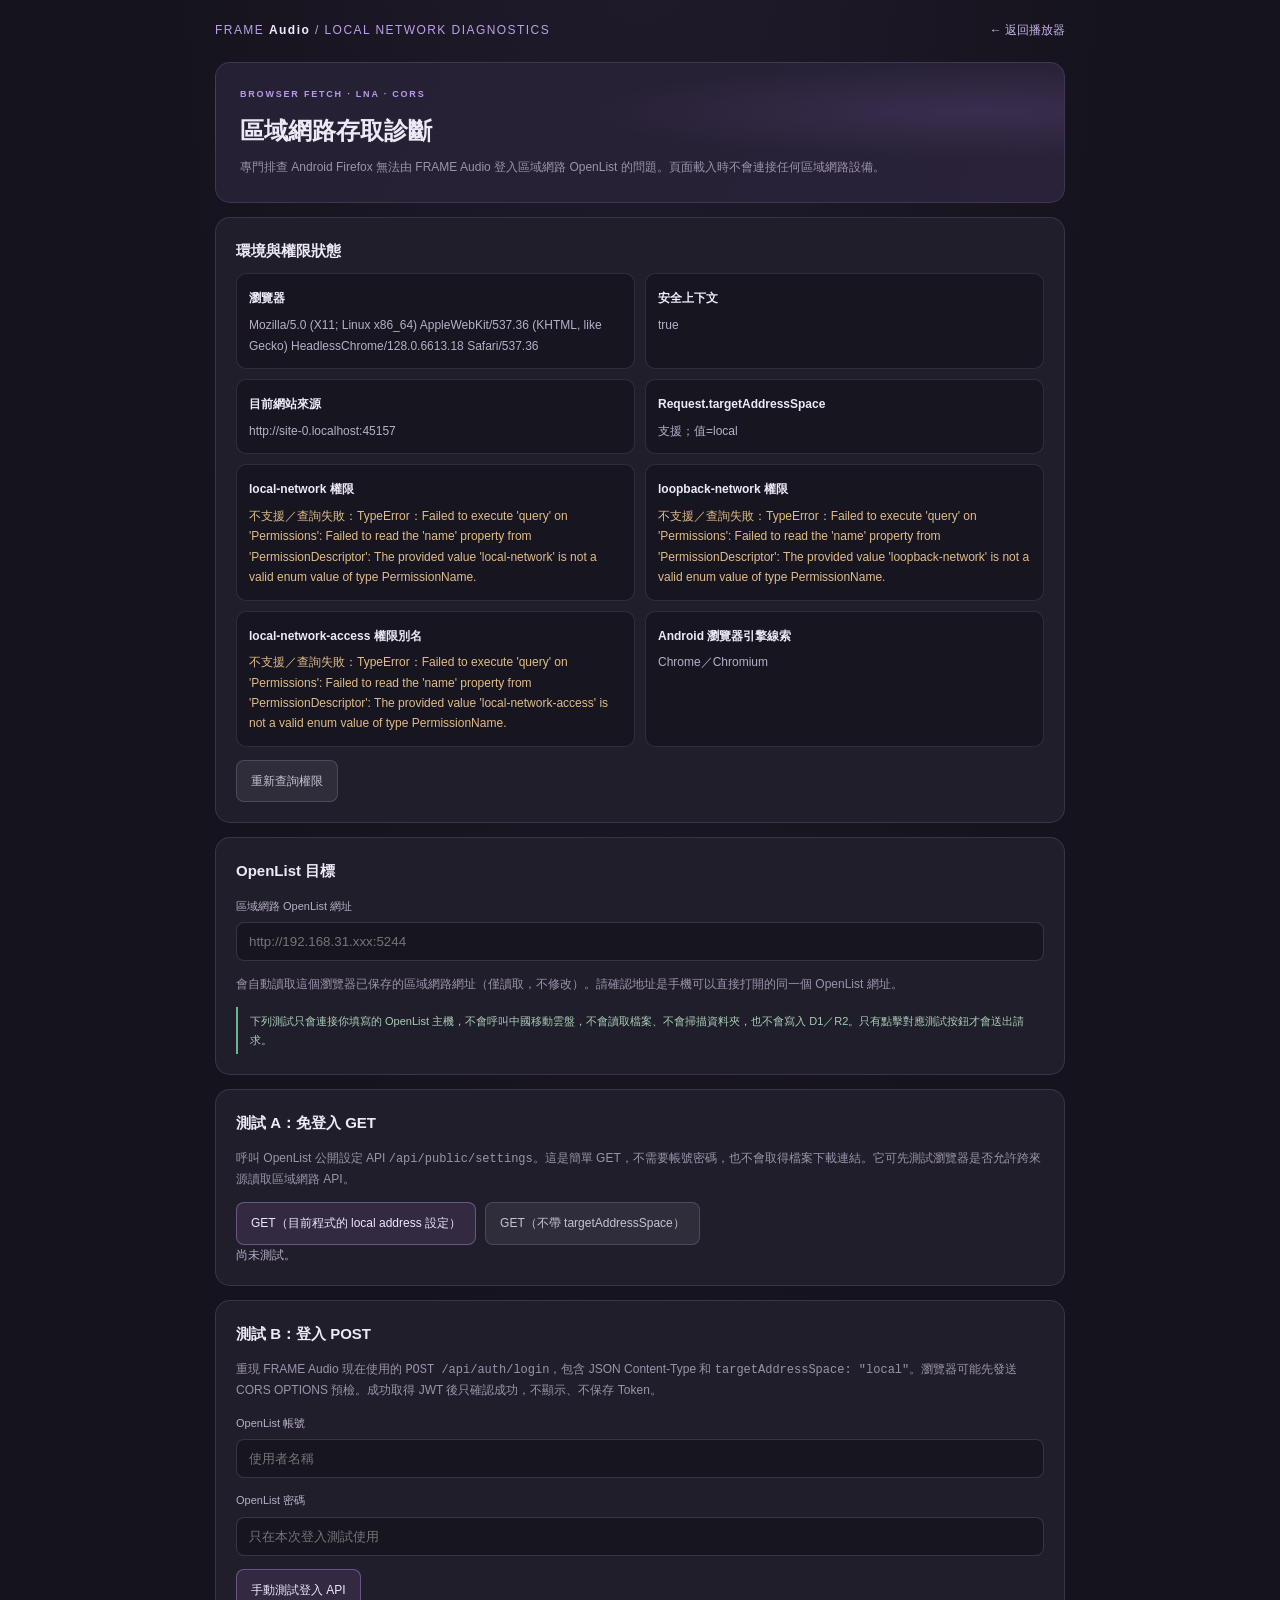
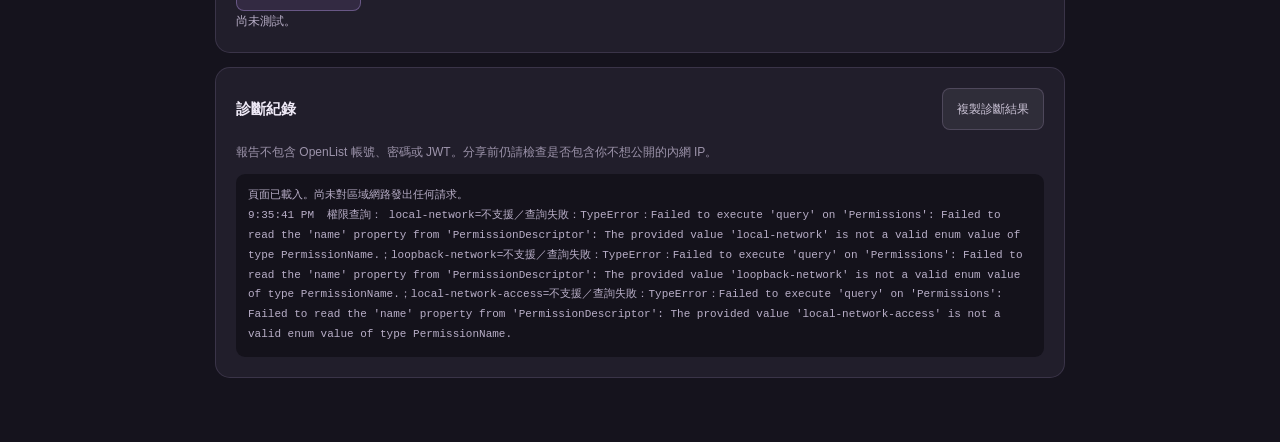
<file: pages/lan-access-diagnostic.html>
<!doctype html>
<html lang="zh-Hant">
<head>
<meta charset="utf-8">
<meta name="viewport" content="width=device-width,initial-scale=1">
<meta name="theme-color" content="#15131d">
<title>FRAME Audio｜區域網路存取診斷</title>
<style>
:root{color-scheme:dark;background:#15131d;color:#eee9f6;font:14px/1.7 -apple-system,BlinkMacSystemFont,"Segoe UI","Noto Sans TC",sans-serif;--line:#cbb2ee25;--muted:#9c93aa;--accent:#c5a8ef}
*{box-sizing:border-box}body{margin:0;padding:20px 14px 52px;background:radial-gradient(ellipse at 50% -20%,#815da51d,transparent 55%),#15131d;color:#eee9f6}.wrap{max-width:850px;margin:auto}
.top{display:flex;justify-content:space-between;align-items:center;gap:12px;margin-bottom:22px}.brand{letter-spacing:.12em;font-size:12px;color:#bda0e8}.brand b{color:#f1eaff}.back{color:#c7b3e4;text-decoration:none;font-size:12px}
.hero,.card{border:1px solid var(--line);border-radius:15px;background:#211e2b;padding:20px;margin:14px 0}.hero{padding:24px;background:radial-gradient(ellipse at 90% 35%,#805ba833,transparent 36%),linear-gradient(115deg,#252033,#292239)}
.eyebrow{font-size:9px;letter-spacing:.2em;color:#b99ae8;font-weight:700}.hero h1{margin:8px 0 6px;font-size:24px}.sub,.note{color:var(--muted);font-size:12px}
.row{display:flex;align-items:center;justify-content:space-between;gap:12px}.status{font-size:12px;color:#b9afc8;overflow-wrap:anywhere}.ok{color:#9fd1ac}.warn{color:#e0bd88}.err{color:#eea5a5}
.field{display:grid;gap:7px;margin:13px 0}.field label{font-size:11px;color:#b9afc8}.field input{width:100%;border:1px solid #c7b3df30;border-radius:8px;padding:11px 12px;background:#171520;color:#f3eff9;font:13px inherit;outline:none}.field input:focus{border-color:#b99ae8aa}
.actions{display:flex;gap:9px;flex-wrap:wrap;margin-top:13px}.btn{border:1px solid #b99ae866;border-radius:8px;padding:10px 14px;color:#eee5ff;background:#8c68b52c;cursor:pointer;font:inherit;font-size:12px}.btn.secondary{border-color:#c7b3df33;background:#fff1;color:#c9c1d4}.btn:disabled{opacity:.45;cursor:not-allowed}
.grid{display:grid;grid-template-columns:repeat(2,minmax(0,1fr));gap:10px}.tile{border:1px solid #c7b3df25;border-radius:10px;padding:12px;background:#171520;min-width:0}.tile strong{font-size:12px}.tile .status{margin-top:5px}
.notice{border-left:2px solid #6bb58b;padding:5px 0 5px 12px;color:#a9cdb5;font-size:11px}.notice.warnline{border-color:#c99b5a;color:#cbbda6}
.console{white-space:pre-wrap;overflow-wrap:anywhere;background:#14121b;border-radius:9px;padding:12px;color:#b9afc8;font:11px/1.8 ui-monospace,Menlo,monospace;min-height:75px;max-height:360px;overflow:auto}
a{color:#c7b3e4}
@media(max-width:620px){body{padding:13px 11px 36px}.grid{grid-template-columns:1fr}.hero{padding:20px}.hero h1{font-size:21px}.card{padding:15px}.top{margin-bottom:15px}}
</style>
</head>
<body>
<div class="wrap">
  <div class="top"><div class="brand">FRAME <b>Audio</b> / LOCAL NETWORK DIAGNOSTICS</div><a class="back" href="/">← 返回播放器</a></div>
  <section class="hero">
    <div class="eyebrow">BROWSER FETCH · LNA · CORS</div>
    <h1>區域網路存取診斷</h1>
    <div class="sub">專門排查 Android Firefox 無法由 FRAME Audio 登入區域網路 OpenList 的問題。頁面載入時不會連接任何區域網路設備。</div>
  </section>

  <section class="card">
    <h2 style="font-size:15px;margin:0 0 10px">環境與權限狀態</h2>
    <div class="grid">
      <div class="tile"><strong>瀏覽器</strong><div class="status" id="ua">讀取中</div></div>
      <div class="tile"><strong>安全上下文</strong><div class="status" id="secure">讀取中</div></div>
      <div class="tile"><strong>目前網站來源</strong><div class="status" id="origin">讀取中</div></div>
      <div class="tile"><strong>Request.targetAddressSpace</strong><div class="status" id="target-option">讀取中</div></div>
      <div class="tile"><strong>local-network 權限</strong><div class="status" id="perm-local">查詢中</div></div>
      <div class="tile"><strong>loopback-network 權限</strong><div class="status" id="perm-loopback">查詢中</div></div>
      <div class="tile"><strong>local-network-access 權限別名</strong><div class="status" id="perm-alias">查詢中</div></div>
      <div class="tile"><strong>Android 瀏覽器引擎線索</strong><div class="status" id="engine">讀取中</div></div>
    </div>
    <div class="actions"><button class="btn secondary" id="refresh-permissions" type="button">重新查詢權限</button></div>
  </section>

  <section class="card">
    <h2 style="font-size:15px;margin:0 0 8px">OpenList 目標</h2>
    <div class="field"><label for="base-url">區域網路 OpenList 網址</label><input id="base-url" type="url" autocomplete="off" spellcheck="false" placeholder="http://192.168.31.xxx:5244"></div>
    <p class="note">會自動讀取這個瀏覽器已保存的區域網路網址（僅讀取，不修改）。請確認地址是手機可以直接打開的同一個 OpenList 網址。</p>
    <div class="notice">下列測試只會連接你填寫的 OpenList 主機，不會呼叫中國移動雲盤，不會讀取檔案、不會掃描資料夾，也不會寫入 D1／R2。只有點擊對應測試按鈕才會送出請求。</div>
  </section>

  <section class="card">
    <h2 style="font-size:15px;margin:0 0 8px">測試 A：免登入 GET</h2>
    <p class="note">呼叫 OpenList 公開設定 API <code>/api/public/settings</code>。這是簡單 GET，不需要帳號密碼，也不會取得檔案下載連結。它可先測試瀏覽器是否允許跨來源讀取區域網路 API。</p>
    <div class="actions">
      <button class="btn" id="get-with-target" type="button">GET（目前程式的 local address 設定）</button>
      <button class="btn secondary" id="get-without-target" type="button">GET（不帶 targetAddressSpace）</button>
    </div>
    <div class="status" id="get-result">尚未測試。</div>
  </section>

  <section class="card">
    <h2 style="font-size:15px;margin:0 0 8px">測試 B：登入 POST</h2>
    <p class="note">重現 FRAME Audio 現在使用的 <code>POST /api/auth/login</code>，包含 JSON Content-Type 和 <code>targetAddressSpace: "local"</code>。瀏覽器可能先發送 CORS OPTIONS 預檢。成功取得 JWT 後只確認成功，不顯示、不保存 Token。</p>
    <div class="field"><label for="username">OpenList 帳號</label><input id="username" autocomplete="username" spellcheck="false" placeholder="使用者名稱"></div>
    <div class="field"><label for="password">OpenList 密碼</label><input id="password" type="password" autocomplete="current-password" placeholder="只在本次登入測試使用"></div>
    <div class="actions"><button class="btn" id="login-test" type="button">手動測試登入 API</button></div>
    <div class="status" id="login-result">尚未測試。</div>
  </section>

  <section class="card">
    <div class="row"><h2 style="font-size:15px;margin:0">診斷紀錄</h2><button class="btn secondary" id="copy-report" type="button">複製診斷結果</button></div>
    <p class="note">報告不包含 OpenList 帳號、密碼或 JWT。分享前仍請檢查是否包含你不想公開的內網 IP。</p>
    <div id="log" class="console">頁面已載入。尚未對區域網路發出任何請求。</div>
  </section>
</div>
<script>
(() => {
  "use strict";
  const $ = id => document.getElementById(id);
  const LOCAL_KEY = "frame-audio-local-openlist-profile-v1";
  const report = [];
  const started = new Date().toISOString();
  const setStatus = (id, value, tone="") => { const node=$(id); node.textContent=value; node.className="status "+tone; };
  const log = (label, detail) => {
    const line = new Date().toLocaleTimeString()+"  "+label+"： "+detail;
    report.push(line);
    $("log").textContent += "\n"+line;
    $("log").scrollTop=$("log").scrollHeight;
  };
  const getBase = () => {
    const raw=$("base-url").value.trim();
    let url;
    try { url=new URL(raw); } catch { throw new Error("請輸入有效的 OpenList 網址。"); }
    if(!["http:","https:"].includes(url.protocol)||url.username||url.password||url.search||url.hash) {
      throw new Error("網址必須是純 HTTP／HTTPS 來源，不可包含帳密、查詢參數或片段。");
    }
    return url.origin+url.pathname.replace(/\/+$/,"");
  };
  const endpoint = (base,path) => new URL(path.replace(/^\/+/, ""),base.replace(/\/+$/,"")+"/").href;
  const targetOptions = () => ({ targetAddressSpace:"local" });
  async function queryPermission(name) {
    if(!navigator.permissions?.query) return "Permissions API 不支援";
    try {
      const result=await navigator.permissions.query({name});
      return result.state;
    } catch(error) {
      return "不支援／查詢失敗："+(error.name||"Error")+"："+(error.message||"");
    }
  }
  async function refreshPermissions() {
    setStatus("perm-local","查詢中");
    setStatus("perm-loopback","查詢中");
    setStatus("perm-alias","查詢中");
    const names=["local-network","loopback-network","local-network-access"];
    const results=await Promise.all(names.map(queryPermission));
    setStatus("perm-local",results[0],results[0]==="granted"?"ok":results[0]==="denied"?"err":"warn");
    setStatus("perm-loopback",results[1],results[1]==="granted"?"ok":results[1]==="denied"?"err":"warn");
    setStatus("perm-alias",results[2],results[2]==="granted"?"ok":results[2]==="denied"?"err":"warn");
    log("權限查詢",names.map((n,i)=>n+"="+results[i]).join("；"));
  }
  async function runGet(withTarget) {
    let base;
    try { base=getBase(); }
    catch(error) { setStatus("get-result",error.message,"err");return; }
    const url=endpoint(base,"api/public/settings");
    setStatus("get-result","請求中…");
    log("GET 開始",(new URL(base)).host+"；targetAddressSpace="+(withTarget?"local":"未設定"));
    const controller=new AbortController();
    const timeout=setTimeout(()=>controller.abort(),12000);
    try {
      const options={method:"GET",mode:"cors",credentials:"omit",redirect:"follow",cache:"no-store",signal:controller.signal};
      if(withTarget)Object.assign(options,targetOptions());
      const response=await fetch(url,options);
      const text=await response.text();
      let code="回應已收到";
      try { const payload=JSON.parse(text); if(typeof payload?.code==="number")code="API code "+payload.code; }
      catch {}
      const message="成功讀取 HTTP "+response.status+"；"+code+"；type="+response.type;
      setStatus("get-result",message,response.ok?"ok":"warn");
      log("GET 結果",message);
    } catch(error) {
      const message=(error.name||"Error")+"："+(error.message||String(error))+(error.name==="AbortError"?"（12 秒逾時）":"");
      setStatus("get-result",message,"err");
      log("GET 失敗",message);
    } finally { clearTimeout(timeout); }
    await refreshPermissions();
  }
  async function runLogin() {
    let base;
    try { base=getBase(); }
    catch(error) { setStatus("login-result",error.message,"err");return; }
    const username=$("username").value.trim();
    const password=$("password").value;
    if(!username||!password) { setStatus("login-result","請輸入帳號與密碼。尚未發出登入請求。","warn");return; }
    const url=endpoint(base,"api/auth/login");
    $("login-test").disabled=true;
    setStatus("login-result","登入請求中…");
    log("登入 POST 開始",(new URL(base)).host+"；密碼及回應 Token 不會寫入診斷紀錄");
    const controller=new AbortController();
    const timeout=setTimeout(()=>controller.abort(),20000);
    try {
      const response=await fetch(url,{
        method:"POST",mode:"cors",credentials:"omit",redirect:"error",cache:"no-store",
        headers:{"Content-Type":"application/json"},
        body:JSON.stringify({username,password}),
        signal:controller.signal,
        ...targetOptions()
      });
      let payload={};
      try { payload=await response.json(); }
      catch { throw new Error("HTTP "+response.status+"，但回應不是有效 JSON。"); }
      const ok=response.ok&&Number(payload?.code)===200&&Boolean(payload?.data?.token);
      const message=ok?"登入 API 成功（HTTP "+response.status+"）。JWT 未顯示、未保存，僅在本次測試結束後釋放。"
        :"登入 API 回應 HTTP "+response.status+"；API code "+String(payload?.code??"未知")+"；"+String(payload?.message||payload?.error||"沒有取得 Token。");
      setStatus("login-result",message,ok?"ok":"err");
      log("登入 POST 結果",message);
      payload=null;
    } catch(error) {
      const message=(error.name||"Error")+"："+(error.message||String(error))+(error.name==="AbortError"?"（20 秒逾時）":"");
      setStatus("login-result",message,"err");
      log("登入 POST 失敗",message);
    } finally {
      clearTimeout(timeout);
      $("password").value="";
      $("login-test").disabled=false;
      await refreshPermissions();
    }
  }
  $("ua").textContent=navigator.userAgent;
  $("secure").textContent=String(window.isSecureContext);
  $("origin").textContent=location.origin;
  try {
    const request=new Request(location.href,{targetAddressSpace:"local"});
    $("target-option").textContent=("targetAddressSpace" in request)?"支援；值="+String(request.targetAddressSpace):"未暴露此屬性（初始化參數可能被忽略）";
  } catch(error) { $("target-option").textContent="建立 Request 失敗："+error.name+"："+error.message; }
  const ua=navigator.userAgent;
  $("engine").textContent=/Firefox/i.test(ua)?"Firefox／Gecko":/Chrome|CriOS/i.test(ua)?"Chrome／Chromium":/DuckDuckGo/i.test(ua)?"DuckDuckGo（請以 UA 實際引擎為準）":/AppleWebKit/i.test(ua)?"WebKit／其他 Android 瀏覽器":"未能辨識";
  try {
    const saved=JSON.parse(localStorage.getItem(LOCAL_KEY)||"{}");
    if(saved.baseUrl)$("base-url").value=String(saved.baseUrl);
  } catch {}
  $("refresh-permissions").addEventListener("click",refreshPermissions);
  $("get-with-target").addEventListener("click",()=>runGet(true));
  $("get-without-target").addEventListener("click",()=>runGet(false));
  $("login-test").addEventListener("click",runLogin);
  $("copy-report").addEventListener("click",async()=>{
    const summary=[
      "FRAME Audio LAN diagnostics",
      "time="+started,
      "origin="+location.origin,
      "userAgent="+navigator.userAgent,
      "secureContext="+window.isSecureContext,
      "targetAddressSpace="+$("target-option").textContent,
      "openlistHost="+(()=>{try{return new URL(getBase()).host;}catch{return "invalid-or-empty";}})(),
      "permissions="+["local-network","loopback-network","local-network-access"].map(n=>n+":"+document.getElementById("perm-"+(n==="local-network"?"local":n==="loopback-network"?"loopback":"alias")).textContent).join("; "),
      ...report
    ].join("\n");
    try { await navigator.clipboard.writeText(summary); log("複製診斷結果","已複製；內容不包含帳號、密碼或 JWT。"); }
    catch { log("複製診斷結果","瀏覽器未允許剪貼簿，請手動複製上方紀錄。"); }
  });
  refreshPermissions();
})();
</script>
</body>
</html>
</file>
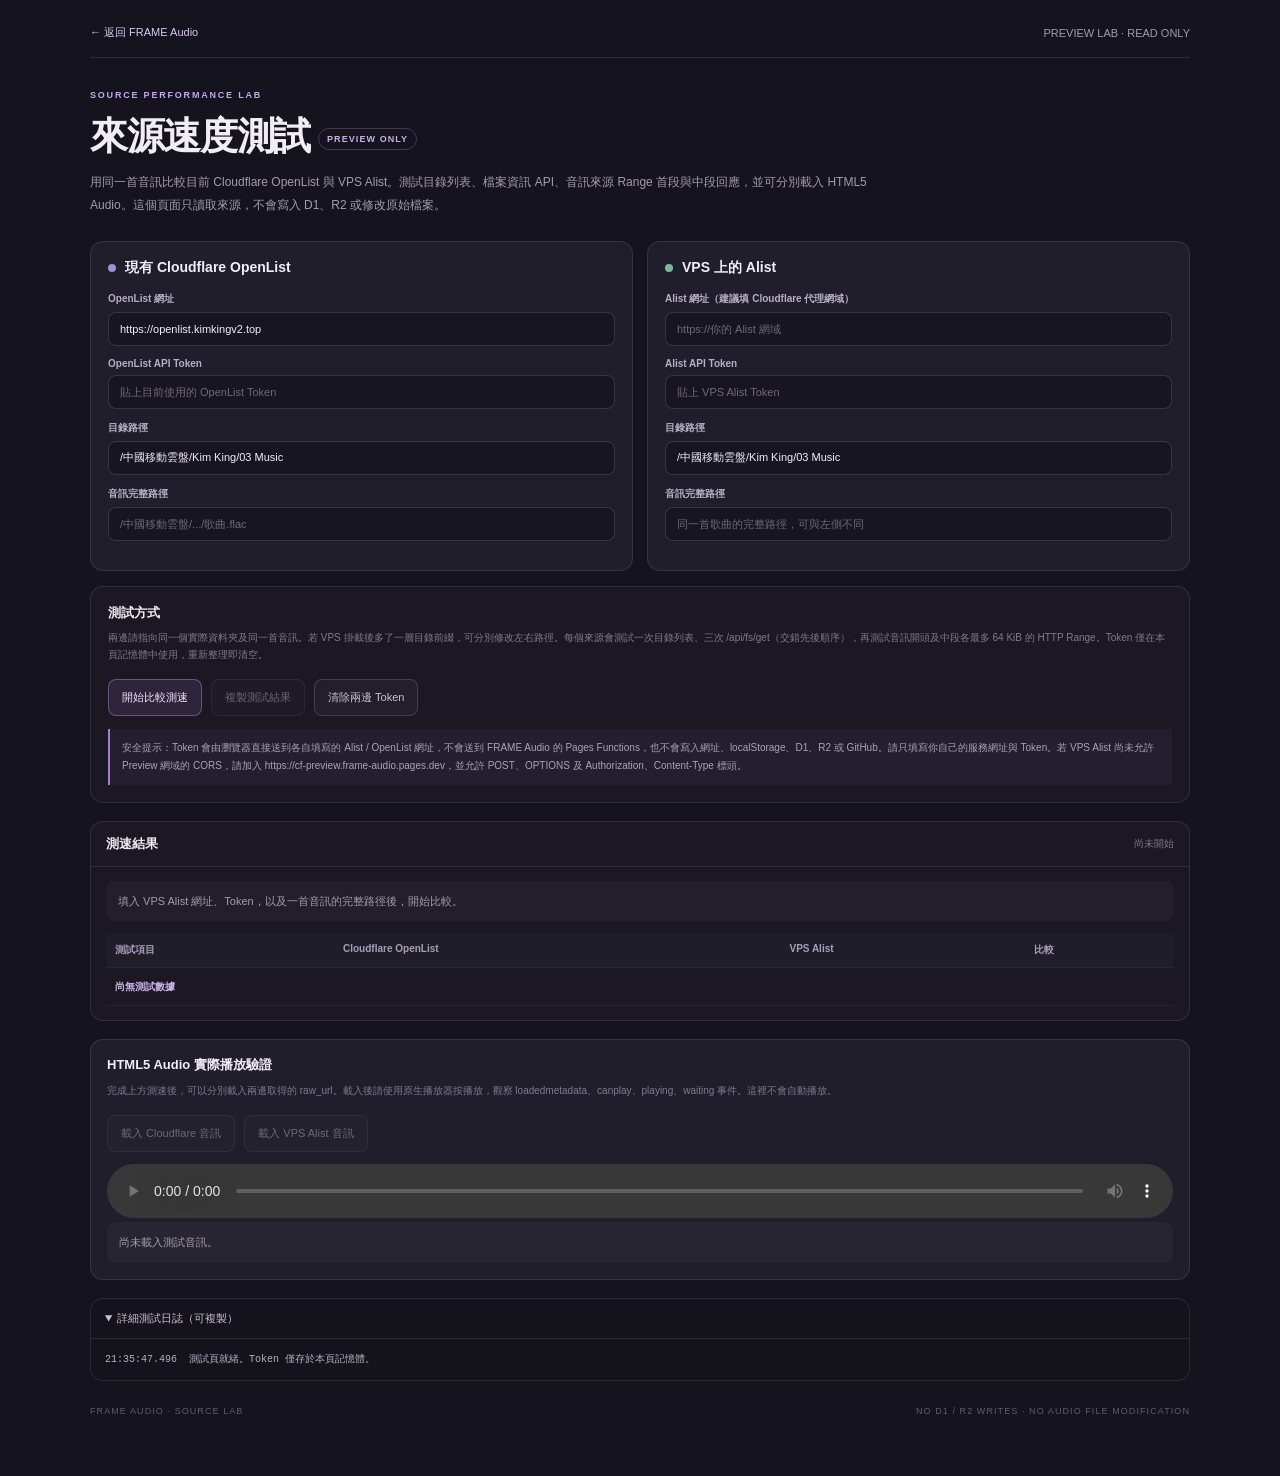
<file: pages/source-speed-test.html>
<!doctype html>
<html lang="zh-Hant">
<head>
<meta charset="utf-8">
<meta name="viewport" content="width=device-width,initial-scale=1">
<meta name="theme-color" content="#15131d">
<title>FRAME Audio · 來源速度測試</title>
<style>
:root{color-scheme:dark;--bg:#15131d;--panel:#211e2b;--line:rgba(208,190,238,.13);--text:#f0edf6;--muted:#a39bad;--accent:#c5a8ef;--good:#9fc9a9;--warn:#d8b987;--bad:#e39a9a;font-family:-apple-system,BlinkMacSystemFont,"Segoe UI","Noto Sans TC",sans-serif}
*{box-sizing:border-box}body{margin:0;min-height:100vh;background:var(--bg);color:var(--text)}button,input{font:inherit}button:focus-visible,input:focus-visible{outline:2px solid var(--accent);outline-offset:2px}
.wrap{width:min(1100px,calc(100% - 36px));margin:0 auto;padding:25px 0 60px}.top{display:flex;justify-content:space-between;align-items:center;gap:14px;padding:0 0 17px;border-bottom:1px solid var(--line);color:var(--muted);font-size:11px}.top a{color:#d9c7f1;text-decoration:none}.eyebrow{margin-top:32px;color:var(--accent);font-size:9px;font-weight:700;letter-spacing:.2em}.hero h1{margin:11px 0 9px;font-size:clamp(26px,4vw,38px);letter-spacing:-.035em}.hero p{max-width:780px;color:var(--muted);font-size:12px;line-height:1.9;margin:0}.tag{display:inline-block;margin-left:8px;padding:5px 8px;border:1px solid #b99ae844;border-radius:20px;color:#c8afea;font-size:9px;letter-spacing:.12em;vertical-align:middle}
.grid{display:grid;grid-template-columns:1fr 1fr;gap:14px;margin-top:24px}.card{min-width:0;border:1px solid var(--line);border-radius:13px;background:var(--panel);padding:17px}.card h2{display:flex;align-items:center;gap:9px;margin:0 0 15px;font-size:14px}.mark{width:8px;height:8px;border-radius:50%;background:#a88ad5}.mark.vps{background:#7db79b}.field{display:grid;gap:6px;margin:12px 0}.field label{color:#b7afc3;font-size:10px;font-weight:650}.field input{width:100%;min-width:0;border:1px solid #c7b3df30;border-radius:8px;padding:10px 11px;background:#171520;color:#f3eff9;font-size:11px}.field input::placeholder{color:#6f687b}.hint{color:#81798d;font-size:10px;line-height:1.7}.shared{margin-top:15px;border:1px solid var(--line);border-radius:13px;padding:17px;background:#1b1824}.shared h2{font-size:13px;margin:0 0 7px}.path-grid{display:grid;grid-template-columns:1fr 1fr;gap:12px}.actions{display:flex;flex-wrap:wrap;gap:9px;margin-top:16px}.btn{border:1px solid #b99ae866;border-radius:8px;padding:10px 13px;color:#eee5ff;background:#8c68b52c;font-size:11px;cursor:pointer}.btn:hover{background:#8c68b54a}.btn.secondary{border-color:#c7b3df33;background:#ffffff08;color:#c9c1d4}.btn:disabled{opacity:.45;cursor:not-allowed}.privacy{margin-top:13px;padding:10px 12px;border-left:2px solid #9f80cc;background:#9f80cc12;color:#aaa1b8;font-size:10px;line-height:1.8}
.results{margin-top:18px;border:1px solid var(--line);border-radius:13px;background:#1b1824;overflow:hidden}.results-head{display:flex;justify-content:space-between;align-items:center;gap:10px;padding:13px 15px;border-bottom:1px solid var(--line)}.results-head h2{font-size:13px;margin:0}.results-body{padding:14px 15px}.status{padding:11px 12px;border-radius:8px;background:#ffffff08;color:var(--muted);font-size:11px;line-height:1.7;white-space:pre-wrap}.status.ok{background:#4f8c6520;color:var(--good)}.status.error{background:#a8535320;color:var(--bad)}
.table-wrap{overflow-x:auto;margin-top:12px}table{width:100%;border-collapse:collapse;min-width:620px;font-size:10px}th,td{padding:10px 9px;border-bottom:1px solid #ffffff0c;text-align:left;vertical-align:top}th{color:#a89db8;font-weight:650;background:#ffffff05}td{color:#d9d2e4}td:first-child{color:#cbb5e8;font-weight:650}.good{color:var(--good)!important}.warn{color:var(--warn)!important}.bad{color:var(--bad)!important}
.audio-card{margin-top:18px;border:1px solid var(--line);border-radius:13px;background:var(--panel);padding:16px}.audio-card h2{font-size:13px;margin:0 0 8px}.audio-card audio{width:100%;margin-top:12px}.log{margin-top:18px;border:1px solid var(--line);border-radius:13px;background:#14121b;overflow:hidden}.log summary{padding:12px 14px;cursor:pointer;font-size:11px;color:#c9bfd7}.log pre{max-height:300px;overflow:auto;margin:0;padding:12px 14px;border-top:1px solid var(--line);white-space:pre-wrap;overflow-wrap:anywhere;font:10px/1.75 ui-monospace,SFMono-Regular,Menlo,monospace;color:#b9afc8}.foot{margin-top:25px;color:#625c6d;font-size:9px;letter-spacing:.12em;display:flex;justify-content:space-between}
@media(max-width:760px){.grid,.path-grid{grid-template-columns:1fr}.wrap{width:calc(100% - 26px);padding-top:15px}.top{font-size:10px}.card,.shared{padding:14px}.foot{flex-direction:column;gap:7px}}
</style>
</head>
<body>
<div class="wrap">
  <header class="top"><a href="/">← 返回 FRAME Audio</a><span>PREVIEW LAB · READ ONLY</span></header>
  <section class="hero">
    <div class="eyebrow">SOURCE PERFORMANCE LAB</div>
    <h1>來源速度測試<span class="tag">PREVIEW ONLY</span></h1>
    <p>用同一首音訊比較目前 Cloudflare OpenList 與 VPS Alist。測試目錄列表、檔案資訊 API、音訊來源 Range 首段與中段回應，並可分別載入 HTML5 Audio。這個頁面只讀取來源，不會寫入 D1、R2 或修改原始檔案。</p>
  </section>

  <section class="grid">
    <div class="card">
      <h2><span class="mark"></span>現有 Cloudflare OpenList</h2>
      <div class="field"><label for="cf-url">OpenList 網址</label><input id="cf-url" type="url" value="https://openlist.kimkingv2.top" autocomplete="url" spellcheck="false"></div>
      <div class="field"><label for="cf-token">OpenList API Token</label><input id="cf-token" type="password" placeholder="貼上目前使用的 OpenList Token" autocomplete="off" spellcheck="false"></div>
      <div class="field"><label for="cf-dir">目錄路徑</label><input id="cf-dir" type="text" value="/中國移動雲盤/Kim King/03 Music" spellcheck="false"></div>
      <div class="field"><label for="cf-file">音訊完整路徑</label><input id="cf-file" type="text" placeholder="/中國移動雲盤/.../歌曲.flac" spellcheck="false"></div>
    </div>
    <div class="card">
      <h2><span class="mark vps"></span>VPS 上的 Alist</h2>
      <div class="field"><label for="vps-url">Alist 網址（建議填 Cloudflare 代理網域）</label><input id="vps-url" type="url" placeholder="https://你的 Alist 網域" autocomplete="url" spellcheck="false"></div>
      <div class="field"><label for="vps-token">Alist API Token</label><input id="vps-token" type="password" placeholder="貼上 VPS Alist Token" autocomplete="off" spellcheck="false"></div>
      <div class="field"><label for="vps-dir">目錄路徑</label><input id="vps-dir" type="text" value="/中國移動雲盤/Kim King/03 Music" spellcheck="false"></div>
      <div class="field"><label for="vps-file">音訊完整路徑</label><input id="vps-file" type="text" placeholder="同一首歌曲的完整路徑，可與左側不同" spellcheck="false"></div>
    </div>
  </section>

  <section class="shared">
    <h2>測試方式</h2>
    <div class="hint">兩邊請指向同一個實際資料夾及同一首音訊。若 VPS 掛載後多了一層目錄前綴，可分別修改左右路徑。每個來源會測試一次目錄列表、三次 /api/fs/get（交錯先後順序），再測試音訊開頭及中段各最多 64 KiB 的 HTTP Range。Token 僅在本頁記憶體中使用，重新整理即清空。</div>
    <div class="actions">
      <button class="btn" id="run-test">開始比較測速</button>
      <button class="btn secondary" id="copy-results" disabled>複製測試結果</button>
      <button class="btn secondary" id="clear-credentials">清除兩邊 Token</button>
    </div>
    <div class="privacy">安全提示：Token 會由瀏覽器直接送到各自填寫的 Alist / OpenList 網址，不會送到 FRAME Audio 的 Pages Functions，也不會寫入網址、localStorage、D1、R2 或 GitHub。請只填寫你自己的服務網址與 Token。若 VPS Alist 尚未允許 Preview 網域的 CORS，請加入 https://cf-preview.frame-audio.pages.dev，並允許 POST、OPTIONS 及 Authorization、Content-Type 標頭。</div>
  </section>

  <section class="results">
    <div class="results-head"><h2>測速結果</h2><span id="run-state" class="hint">尚未開始</span></div>
    <div class="results-body">
      <div class="status" id="summary">填入 VPS Alist 網址、Token，以及一首音訊的完整路徑後，開始比較。</div>
      <div class="table-wrap">
        <table>
          <thead><tr><th>測試項目</th><th>Cloudflare OpenList</th><th>VPS Alist</th><th>比較</th></tr></thead>
          <tbody id="result-rows"><tr><td colspan="4" class="hint">尚無測試數據</td></tr></tbody>
        </table>
      </div>
    </div>
  </section>

  <section class="audio-card">
    <h2>HTML5 Audio 實際播放驗證</h2>
    <div class="hint">完成上方測速後，可以分別載入兩邊取得的 raw_url。載入後請使用原生播放器按播放，觀察 loadedmetadata、canplay、playing、waiting 事件。這裡不會自動播放。</div>
    <div class="actions">
      <button class="btn secondary" id="load-cf" disabled>載入 Cloudflare 音訊</button>
      <button class="btn secondary" id="load-vps" disabled>載入 VPS Alist 音訊</button>
    </div>
    <audio id="test-audio" controls preload="none"></audio>
    <div class="status" id="audio-state">尚未載入測試音訊。</div>
  </section>

  <details class="log" open>
    <summary>詳細測試日誌（可複製）</summary>
    <pre id="log-output">尚無日誌。</pre>
  </details>
  <footer class="foot"><span>FRAME AUDIO · SOURCE LAB</span><span>NO D1 / R2 WRITES · NO AUDIO FILE MODIFICATION</span></footer>
</div>
<script>
(function(){
  "use strict";
  var $ = function(id){ return document.getElementById(id); };
  var logLines = [];
  var lastInfo = {cf:null,vps:null};
  var latestSummary = "";
  var audio = $("test-audio");
  var sourceNames = {cf:"Cloudflare OpenList",vps:"VPS Alist"};
  var audioEvents = ["loadstart","loadedmetadata","canplay","playing","waiting","stalled","pause","ended","error"];
  function nowText(){
    var d = new Date();
    return [String(d.getHours()).padStart(2,"0"),String(d.getMinutes()).padStart(2,"0"),String(d.getSeconds()).padStart(2,"0")].join(":")+"."+String(d.getMilliseconds()).padStart(3,"0");
  }
  function log(message){
    logLines.push(nowText()+"  "+String(message));
    if(logLines.length>500) logLines.shift();
    $("log-output").textContent=logLines.join("\n");
  }
  function status(message,kind){
    $("summary").textContent=message;
    $("summary").className="status"+(kind?" "+kind:"");
  }
  function ms(value){
    return Number.isFinite(value) ? Math.round(value)+" ms" : "未取得";
  }
  function median(values){
    var a=values.filter(function(v){return Number.isFinite(v);}).slice().sort(function(x,y){return x-y;});
    if(!a.length) return null;
    var m=Math.floor(a.length/2);
    return a.length%2?a[m]:(a[m-1]+a[m])/2;
  }
  function fmt(value){
    return value===null || !Number.isFinite(value) ? "—" : (value<1000?Math.round(value)+" ms":(value/1000).toFixed(2)+" s");
  }
  function normalizeBase(value){
    var u;
    try{u=new URL(String(value||"").trim());}catch(e){throw new Error("網址格式不正確。");}
    if(u.protocol!=="https:" && !(u.protocol==="http:" && (u.hostname==="localhost"||u.hostname==="127.0.0.1"))) throw new Error("請使用 HTTPS 網址；一般 HTTP 會被瀏覽器封鎖。");
    if(u.username||u.password||u.search||u.hash) throw new Error("網址不可包含帳號、密碼、查詢參數或片段。");
    return u.origin+u.pathname.replace(/\/+$/,"");
  }
  function config(key){
    var base=normalizeBase($(key+"-url").value);
    var token=$(key+"-token").value.trim();
    var dir=$(key+"-dir").value.trim()||"/";
    var file=$(key+"-file").value.trim();
    if(!dir.startsWith("/")||dir.indexOf("\0")!==-1) throw new Error(sourceNames[key]+"：目錄路徑必須以 / 開頭。");
    if(!file.startsWith("/")||file.indexOf("\0")!==-1) throw new Error(sourceNames[key]+"：請填寫以 / 開頭的音訊完整路徑。");
    if(!token) throw new Error(sourceNames[key]+"：尚未填入 API Token。");
    return {key:key,name:sourceNames[key],base:base,token:token,dir:dir,file:file};
  }
  async function postJson(cfg,endpoint,body,timeoutMs){
    var controller=new AbortController();
    var timer=setTimeout(function(){controller.abort();},timeoutMs||45000);
    var started=performance.now();
    var response;
    try{
      response=await fetch(cfg.base+endpoint,{
        method:"POST",mode:"cors",credentials:"omit",redirect:"error",
        headers:{"Content-Type":"application/json","Authorization":cfg.token},
        body:JSON.stringify(body),signal:controller.signal
      });
    }catch(error){
      if(error&&error.name==="AbortError") throw new Error(endpoint+" 逾時（"+Math.round(performance.now()-started)+" ms）。");
      throw new Error(endpoint+" 網路/CORS 請求失敗："+(error&&error.message?error.message:"未知錯誤"));
    }finally{clearTimeout(timer);}
    var headersMs=performance.now()-started;
    var payload;
    try{payload=await response.json();}catch(e){throw new Error(endpoint+" 回應不是有效 JSON（HTTP "+response.status+"）。");}
    var totalMs=performance.now()-started;
    if(!response.ok) throw new Error(endpoint+" HTTP "+response.status+"。");
    if(payload&&payload.code!=null&&Number(payload.code)!==200){
      var code=Number(payload.code);
      throw new Error(endpoint+" API "+code+"："+String(payload.message||"未知 API 錯誤"));
    }
    if(!payload||typeof payload.data!=="object"||payload.data===null) throw new Error(endpoint+" 回應缺少 data 物件。");
    return {data:payload.data,httpStatus:response.status,headersMs:headersMs,totalMs:totalMs};
  }
  async function listTest(cfg){
    var r=await postJson(cfg,"/api/fs/list",{path:cfg.dir,password:"",page:1,per_page:30,refresh:false},60000);
    var items=Array.isArray(r.data.content)?r.data.content:[];
    return {headersMs:r.headersMs,totalMs:r.totalMs,count:items.length,total:Number(r.data.total||items.length)};
  }
  async function getTest(cfg){
    var r=await postJson(cfg,"/api/fs/get",{path:cfg.file,password:""},40000);
    var d=r.data;
    var raw=d.raw_url||d.rawUrl||d.url||"";
    if(!raw) throw new Error("/api/fs/get 成功，但 data 中沒有 raw_url。");
    var rawUrl;
    try{rawUrl=new URL(String(raw),cfg.base+"/");}catch(e){throw new Error("取得的播放網址格式不正確。");}
    var size=Number(d.size||0);
    lastInfo[cfg.key]={rawUrl:rawUrl.href,size:size,file:cfg.file,name:cfg.name};
    return {headersMs:r.headersMs,totalMs:r.totalMs,size:size,rawHost:rawUrl.hostname};
  }
  async function rangeTest(info,startByte){
    var size=Number(info.size||0);
    if(!Number.isFinite(size)||size<=0) throw new Error("檔案大小無效，無法測試 Range。");
    var start=Math.max(0,Math.min(Math.floor(startByte),size-1));
    var count=Math.min(65536,size-start);
    var end=start+count-1;
    var controller=new AbortController();
    var timer=setTimeout(function(){controller.abort();},40000);
    var began=performance.now();
    var response;
    try{
      response=await fetch(info.rawUrl,{
        method:"GET",mode:"cors",credentials:"omit",redirect:"follow",
        headers:{Range:"bytes="+start+"-"+end},signal:controller.signal
      });
    }catch(error){
      if(error&&error.name==="AbortError") throw new Error("Range 請求逾時。");
      throw new Error("音訊來源 Range 請求失敗（可能是來源 CORS 或網路限制）。");
    }
    var headersMs=performance.now()-began;
    var finalHost="";
    try{finalHost=new URL(response.url||info.rawUrl).hostname;}catch(e){}
    var redirected=Boolean(response.redirected);
    var contentRange=response.headers.get("Content-Range")||"（CORS 未暴露此標頭）";
    var contentType=response.headers.get("Content-Type")||"未暴露";
    if(response.status!==206){
      try{await response.body&&response.body.cancel();}catch(e){}
      clearTimeout(timer);
      return {status:response.status,headersMs:headersMs,firstByteMs:null,totalMs:performance.now()-began,bytes:0,finalHost:finalHost,redirected:redirected,contentRange:contentRange,contentType:contentType,warning:response.status===200?"來源忽略 Range，已取消回應，未下載完整音訊。":"來源回傳非預期狀態。"};
    }
    var received=0,firstByteMs=null;
    var reader=response.body?response.body.getReader():null;
    try{
      while(reader&&received<count){
        var part=await reader.read();
        if(part.done) break;
        if(firstByteMs===null) firstByteMs=performance.now()-began;
        received+=Math.min(part.value?part.value.byteLength:0,count-received);
      }
    }finally{
      try{if(reader) await reader.cancel();}catch(e){}
      try{if(reader) reader.releaseLock();}catch(e){}
      clearTimeout(timer);
    }
    return {status:response.status,headersMs:headersMs,firstByteMs:firstByteMs,totalMs:performance.now()-began,bytes:received,finalHost:finalHost,redirected:redirected,contentRange:contentRange,contentType:contentType,warning:received?"":"HTTP 206 但沒有讀到資料。"};
  }
  function addRow(label,a,b,mode){
    var tbody=$("result-rows");
    if(tbody.children.length===1&&tbody.children[0].children.length===1) tbody.replaceChildren();
    var tr=document.createElement("tr");
    var cells=[label,a,b,mode||""];
    cells.forEach(function(value,index){
      var td=document.createElement("td");
      td.textContent=String(value);
      if(index===3 && typeof mode==="string"){
        if(mode.indexOf("VPS")===0) td.className="good";
        else if(mode.indexOf("Cloudflare")===0) td.className="warn";
      }
      tr.appendChild(td);
    });
    tbody.appendChild(tr);
  }
  function resetRows(){
    $("result-rows").replaceChildren();
  }
  function compareCell(a,b){
    if(a===null||b===null||!Number.isFinite(a)||!Number.isFinite(b)) return "—";
    var delta=a-b;
    if(Math.abs(delta)<1) return "接近";
    var faster=delta>0?"VPS Alist":"Cloudflare";
    var percent=Math.round(Math.abs(delta)/Math.max(a,b)*100);
    return faster+" 快約 "+percent+"%";
  }
  function setBusy(busy){
    $("run-test").disabled=busy;
    $("run-state").textContent=busy?"測試進行中…":"測試完成";
  }
  async function run(){
    $("copy-results").disabled=true;
    resetRows();
    lastInfo={cf:null,vps:null};
    $("load-cf").disabled=true;
    $("load-vps").disabled=true;
    var cfgs;
    try{cfgs=[config("cf"),config("vps")];}catch(e){status(e.message,"error");return;}
    var listResults={cf:null,vps:null},getResults={cf:[],vps:[]},rangeResults={cf:[],vps:[]},errors=[];
    setBusy(true);
    status("開始測試。先測目錄列表，再以交錯順序執行三輪 /api/fs/get，最後測試 Range。\n"+cfgs[0].file+"\n"+cfgs[1].file);
    log("====== 測速開始：3 輪交錯 /api/fs/get ======");
    try{
      for(var li=0;li<cfgs.length;li++){
        var lc=cfgs[li];
        try{
          log(lc.name+" /api/fs/list 開始；path="+lc.dir);
          listResults[lc.key]=await listTest(lc);
          log(lc.name+" /api/fs/list 完成；HTTP 200；headers="+ms(listResults[lc.key].headersMs)+"；total="+ms(listResults[lc.key].totalMs)+"；items="+listResults[lc.key].count+"/"+listResults[lc.key].total);
        }catch(e){errors.push(lc.name+" 目錄列表："+e.message);log(lc.name+" /api/fs/list 失敗："+e.message);}
      }
      for(var round=0;round<3;round++){
        var order=round%2===0?cfgs:[cfgs[1],cfgs[0]];
        for(var oi=0;oi<order.length;oi++){
          var cfg=order[oi];
          try{
            log(cfg.name+" /api/fs/get 第 "+(round+1)+"/3 次開始；path="+cfg.file);
            var result=await getTest(cfg);
            getResults[cfg.key].push(result);
            log(cfg.name+" /api/fs/get 第 "+(round+1)+" 完成；headers="+ms(result.headersMs)+"；total="+ms(result.totalMs)+"；size="+result.size+"；raw host="+result.rawHost);
          }catch(e){errors.push(cfg.name+" /api/fs/get 第 "+(round+1)+"："+e.message);log(cfg.name+" /api/fs/get 失敗："+e.message);}
        }
      }
      for(var ri=0;ri<cfgs.length;ri++){
        var rc=cfgs[ri],info=lastInfo[rc.key];
        if(!info) continue;
        var offsets=[0];
        if(info.size>131072){
          var mid=Math.floor((info.size/2)/65536)*65536;
          if(mid>0&&mid<info.size) offsets.push(mid);
        }
        for(var oi2=0;oi2<offsets.length;oi2++){
          try{
            log(rc.name+" Range bytes="+offsets[oi2]+" 開始；最多 64 KiB");
            var rr=await rangeTest(info,offsets[oi2]);
            rangeResults[rc.key].push(rr);
            log(rc.name+" Range 完成；HTTP "+rr.status+"；headers="+ms(rr.headersMs)+"；firstByte="+ms(rr.firstByteMs)+"；64KiB="+ms(rr.totalMs)+"；read="+rr.bytes+"；redirect="+(rr.redirected?"是":"否")+"；final host="+(rr.finalHost||"未知"));
            if(rr.warning) log(rc.name+" Range 提示："+rr.warning);
          }catch(e){errors.push(rc.name+" Range："+e.message);log(rc.name+" Range 失敗："+e.message);}
        }
      }
      renderResults(listResults,getResults,rangeResults,errors);
      $("load-cf").disabled=!lastInfo.cf;
      $("load-vps").disabled=!lastInfo.vps;
      $("copy-results").disabled=false;
      var message="測試完成。";
      if(errors.length) message+="\n有 "+errors.length+" 個項目未完成，詳情請看日誌。";
      message+="\n目前測試只讀取兩端 API 及音訊 Range，沒有變更任何曲庫資料。";
      status(message,errors.length?"error":"ok");
      latestSummary=buildCopyText(listResults,getResults,rangeResults,errors);
      log("====== 測速完成 ======");
    }finally{setBusy(false);}
  }
  function renderResults(lists,gets,ranges,errors){
    function listCell(x){
      return x ? "HTTP 200 · "+fmt(x.totalMs)+" · "+x.count+"/"+x.total+" 項" : "失敗／未完成";
    }
    function getCell(arr,field){
      return arr.length ? fmt(median(arr.map(function(x){return x[field];})))+"（"+arr.length+"/3 次）" : "失敗／未完成";
    }
    function rangeCell(item){
      return item ? "HTTP "+item.status+" · "+item.bytes+" bytes · 首位元組 "+fmt(item.firstByteMs)+" · 傳輸 "+fmt(item.totalMs) : "未完成";
    }
    function hostCell(key){
      var arr=gets[key];
      var last=arr.length?arr[arr.length-1]:null;
      var range=ranges[key]&&ranges[key].length?ranges[key][0]:null;
      var pieces=[];
      if(last) pieces.push("raw_url："+last.rawHost+"；"+bytes(last.size));
      if(range) pieces.push("最終來源："+range.finalHost+"；redirect："+(range.redirected?"是":"否"));
      return pieces.length?pieces.join("；"):"未取得";
    }
    var cfList=lists.cf,vpsList=lists.vps;
    var cfGet=gets.cf,vpsGet=gets.vps;
    var cfRange=ranges.cf,vpsRange=ranges.vps;
    addRow("目錄列表 /api/fs/list",listCell(cfList),listCell(vpsList),
      compareCell(cfList?cfList.totalMs:null,vpsList?vpsList.totalMs:null));
    addRow("/api/fs/get 回應標頭時間（中位數）",getCell(cfGet,"headersMs"),getCell(vpsGet,"headersMs"),
      compareCell(cfGet.length?median(cfGet.map(function(x){return x.headersMs;})):null,vpsGet.length?median(vpsGet.map(function(x){return x.headersMs;})):null));
    addRow("/api/fs/get 完整回應時間（中位數）",getCell(cfGet,"totalMs"),getCell(vpsGet,"totalMs"),
      compareCell(cfGet.length?median(cfGet.map(function(x){return x.totalMs;})):null,vpsGet.length?median(vpsGet.map(function(x){return x.totalMs;})):null));
    addRow("檔案大小與 raw_url 主機",hostCell("cf"),hostCell("vps"),"");
    addRow("音訊開頭 Range（最多 64 KiB）",rangeCell(cfRange[0]),rangeCell(vpsRange[0]),
      compareCell(cfRange[0]?cfRange[0].firstByteMs:null,vpsRange[0]?vpsRange[0].firstByteMs:null));
    addRow("音訊中段 Range（最多 64 KiB）",rangeCell(cfRange[1]),rangeCell(vpsRange[1]),
      compareCell(cfRange[1]?cfRange[1].firstByteMs:null,vpsRange[1]?vpsRange[1].firstByteMs:null));
    if(errors.length) addRow("錯誤摘要",errors.join("；"),"","請看詳細日誌");
  }
  function bytes(n){
    if(!Number.isFinite(n)) return "—";
    if(n<1024)return Math.round(n)+" B";
    if(n<1024*1024)return (n/1024).toFixed(1)+" KB";
    return (n/1024/1024).toFixed(2)+" MB";
  }
  function buildCopyText(lists,gets,ranges,errors){
    var lines=["FRAME Audio 來源速度測試",new Date().toLocaleString(),"注意：只讀測試，未修改 D1/R2/原始音訊。"];
    ["cf","vps"].forEach(function(k){
      lines.push("",sourceNames[k]);
      if(lists[k]) lines.push("/api/fs/list total="+Math.round(lists[k].totalMs)+"ms; headers="+Math.round(lists[k].headersMs)+"ms; items="+lists[k].count+"/"+lists[k].total);
      lines.push("/api/fs/get total(ms)="+gets[k].map(function(x){return Math.round(x.totalMs);}).join(",")+"; headers(ms)="+gets[k].map(function(x){return Math.round(x.headersMs);}).join(","));
      gets[k].slice(-1).forEach(function(x){lines.push("fileSize="+x.size+"; rawHost="+x.rawHost);});
      ranges[k].forEach(function(x){lines.push("Range HTTP "+x.status+"; bytes="+x.bytes+"; headers="+Math.round(x.headersMs)+"ms; firstByte="+(x.firstByteMs===null?"n/a":Math.round(x.firstByteMs)+"ms")+"; total="+Math.round(x.totalMs)+"ms; redirect="+x.redirected+"; finalHost="+x.finalHost+"; Content-Range="+x.contentRange);});
    });
    if(errors.length) lines.push("Errors: "+errors.join(" | "));
    return lines.join("\n");
  }
  function loadAudio(key){
    var info=lastInfo[key];
    if(!info){$("audio-state").textContent="請先完成該來源的 API 測試。";return;}
    try{audio.pause();}catch(e){}
    audio.src=info.rawUrl;
    audio.preload="metadata";
    audio.load();
    $("audio-state").textContent="已將 "+sourceNames[key]+" 的 raw_url 交給 HTML5 Audio。請按下播放器的播放鍵。\n檔案大小："+bytes(info.size)+"；網址 host："+new URL(info.rawUrl).hostname+"。完整簽名網址不會顯示。";
    log("HTML5 Audio 已載入 "+sourceNames[key]+" raw_url；尚未自動播放。");
  }
  audioEvents.forEach(function(eventName){
    audio.addEventListener(eventName,function(){
      var extra="";
      if(eventName==="loadedmetadata") extra="；duration="+(Number.isFinite(audio.duration)?audio.duration.toFixed(2)+"s":"未知");
      if(eventName==="error") extra="；MediaError code="+(audio.error?audio.error.code:"未知");
      $("audio-state").textContent="Audio "+eventName+extra;
      log("HTML5 Audio "+eventName+extra);
    });
  });
  $("run-test").addEventListener("click",run);
  $("load-cf").addEventListener("click",function(){loadAudio("cf");});
  $("load-vps").addEventListener("click",function(){loadAudio("vps");});
  $("clear-credentials").addEventListener("click",function(){
    $("cf-token").value="";
    $("vps-token").value="";
    lastInfo={cf:null,vps:null};
    $("load-cf").disabled=true;
    $("load-vps").disabled=true;
    audio.pause();audio.removeAttribute("src");audio.load();
    status("兩邊 Token 與暫存播放網址已清除。","ok");
    log("使用者手動清除 Token 與暫存 raw_url。");
  });
  $("copy-results").addEventListener("click",async function(){
    try{await navigator.clipboard.writeText(latestSummary||logLines.join("\n"));$("run-state").textContent="結果已複製";}catch(e){$("run-state").textContent="複製失敗，請手動選取日誌。";}
  });
  window.addEventListener("pagehide",function(){
    $("cf-token").value="";$("vps-token").value="";
    lastInfo={cf:null,vps:null};
  });
  log("測試頁就緒。Token 僅存於本頁記憶體。");
})();
</script>
</body>
</html>
</file>
